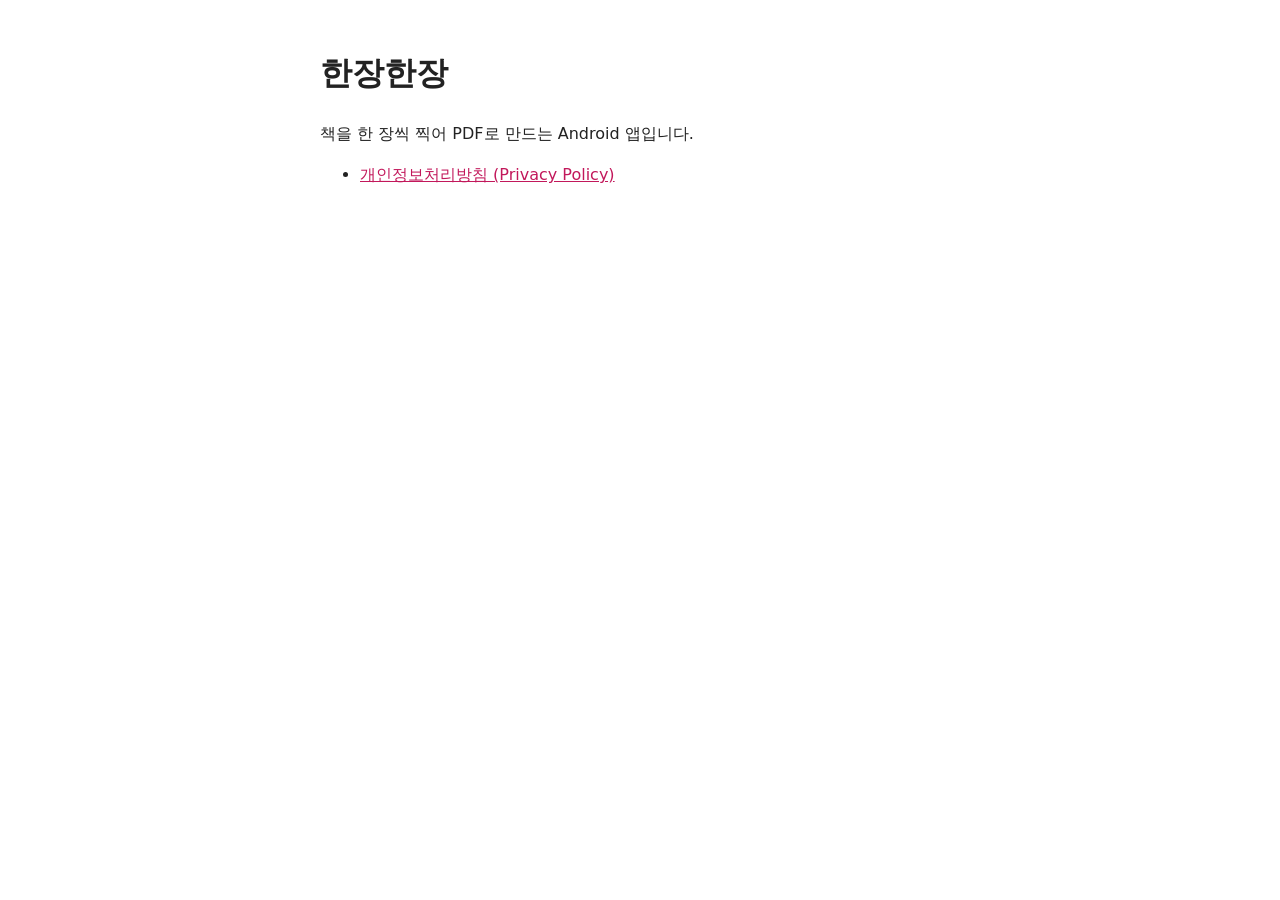
<file: index.html>
<!doctype html>
<html lang="ko">
<head>
<meta charset="utf-8">
<meta name="viewport" content="width=device-width, initial-scale=1">
<title>한장한장</title>
<style>body{font-family:system-ui,sans-serif;max-width:640px;margin:48px auto;padding:0 16px;line-height:1.6;color:#222;background:#fff}a{color:#c2185b}</style>
</head>
<body>
<h1>한장한장</h1>
<p>책을 한 장씩 찍어 PDF로 만드는 Android 앱입니다.</p>
<ul><li><a href="privacy/">개인정보처리방침 (Privacy Policy)</a></li></ul>
</body>
</html>
</file>
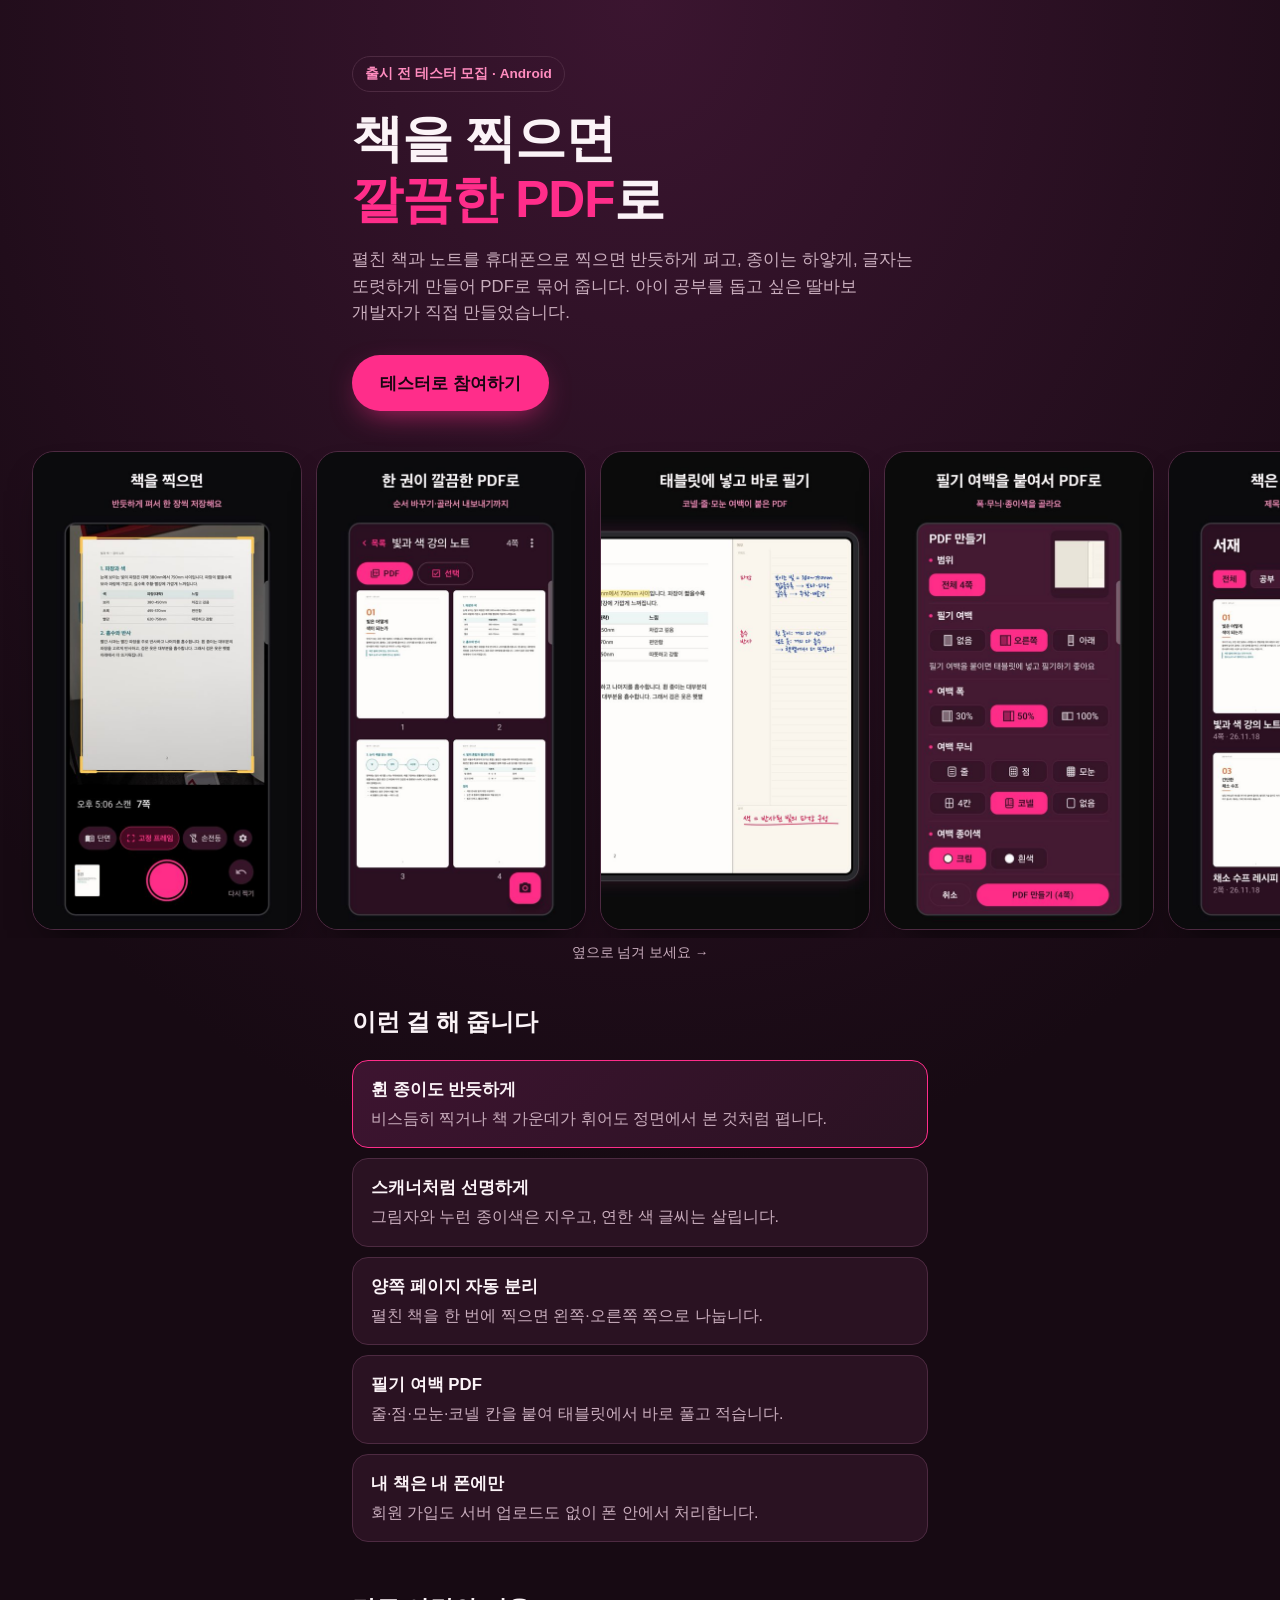
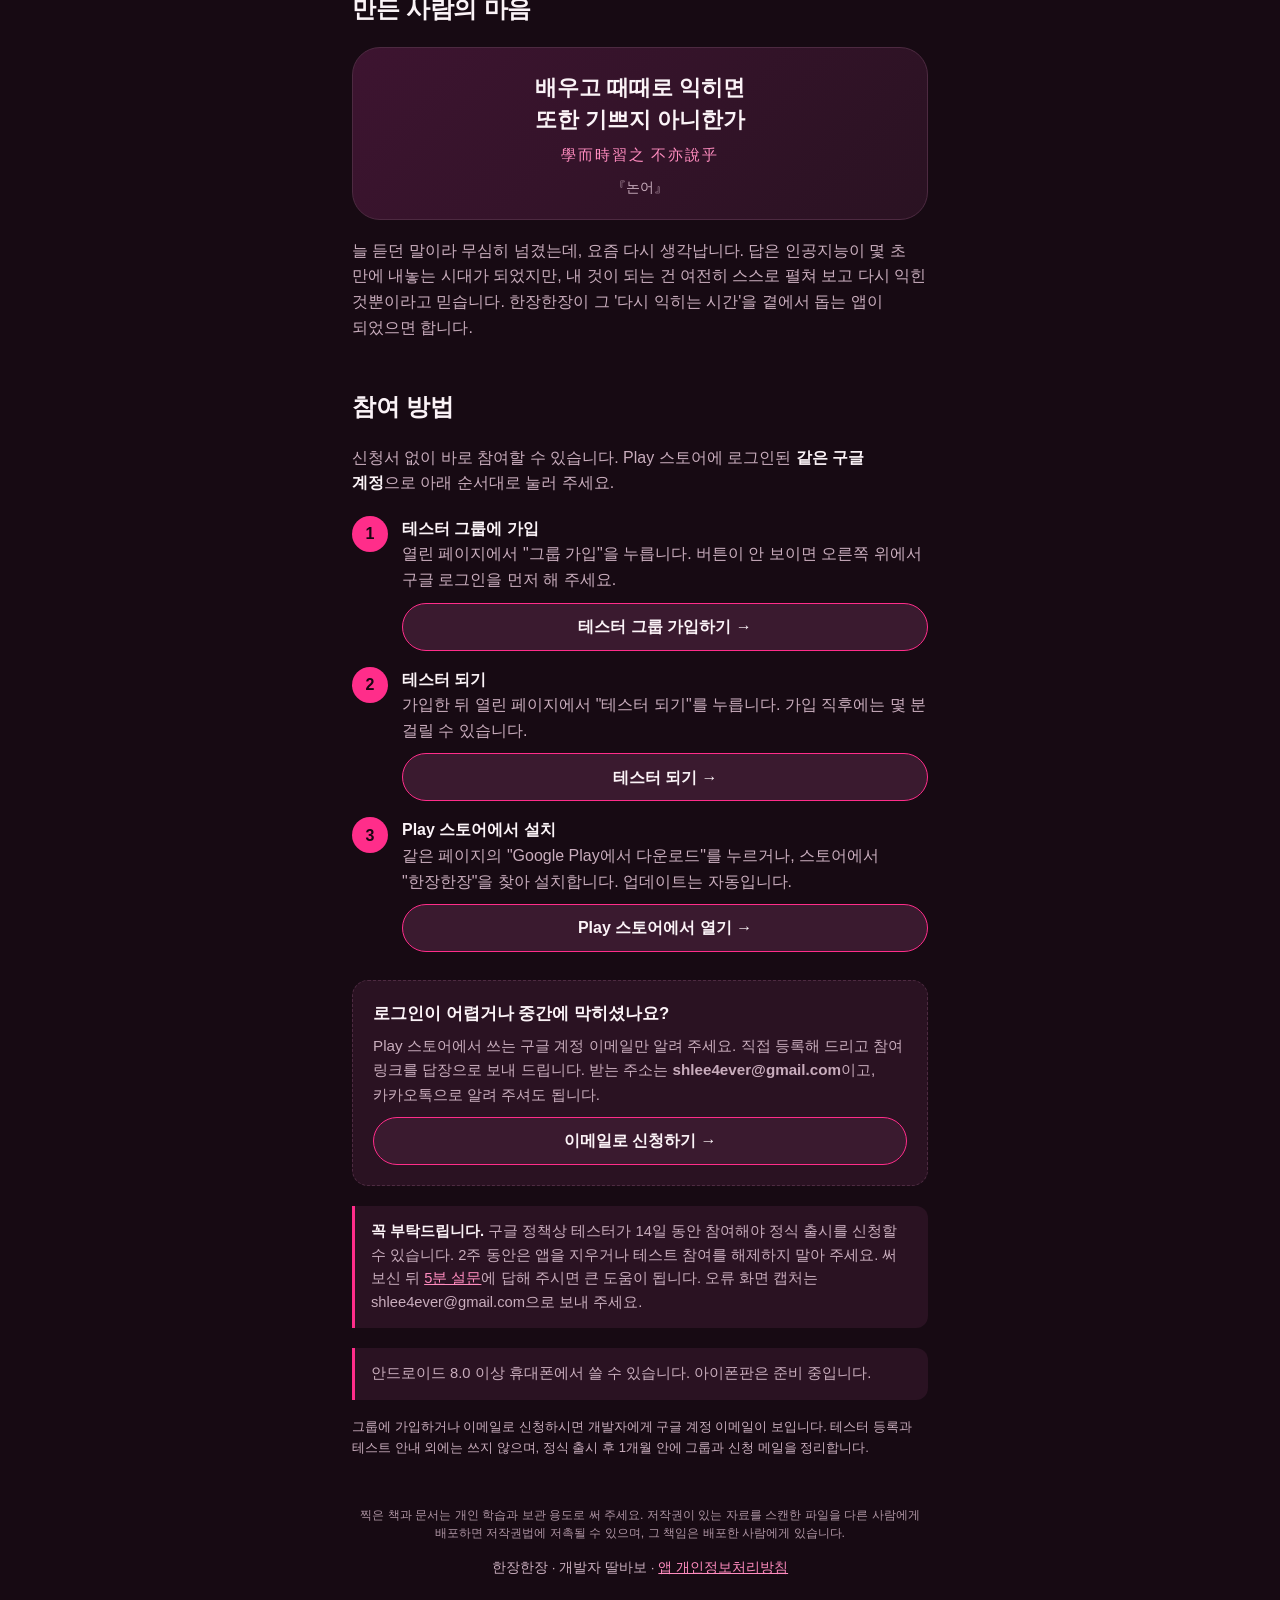
<file: beta/index.html>
<!doctype html>
<html lang="ko">
<head>
<meta charset="utf-8">
<meta name="viewport" content="width=device-width, initial-scale=1, viewport-fit=cover">
<meta http-equiv="Content-Security-Policy" content="default-src 'self'; img-src 'self'; style-src 'self'; script-src 'none'; connect-src 'none'; form-action 'none'; base-uri 'self'; object-src 'none'">
<meta name="referrer" content="strict-origin-when-cross-origin">
<title>한장한장 테스터 모집</title>
<meta name="description" content="책과 노트를 찍어 깔끔한 PDF로. 출시 전 2주 동안 먼저 써 봐 주실 분을 모십니다.">
<meta property="og:title" content="한장한장 테스터 모집">
<meta property="og:description" content="책과 노트를 찍어 깔끔한 PDF로. 출시 전 2주 동안 먼저 써 봐 주세요.">
<meta property="og:image" content="https://hanjanghanjang.github.io/beta/img/01-capture.jpg">
<meta property="og:type" content="website">
<link rel="stylesheet" href="style.css">
</head>
<body>
<header class="hero">
  <p class="eyebrow">출시 전 테스터 모집 · Android</p>
  <h1>책을 찍으면<br><span>깔끔한 PDF</span>로</h1>
  <p class="lead">펼친 책과 노트를 휴대폰으로 찍으면 반듯하게 펴고, 종이는 하얗게, 글자는 또렷하게 만들어 PDF로 묶어 줍니다. 아이 공부를 돕고 싶은 딸바보 개발자가 직접 만들었습니다.</p>
  <a class="cta" href="#join">테스터로 참여하기</a>
</header>

<main>
  <section class="shots" aria-label="앱 화면">
    <figure><img src="img/01-capture.jpg" width="540" height="960" alt="책 외곽을 잡아 찍는 촬영 화면" loading="eager"></figure>
    <figure><img src="img/02-book.jpg" width="540" height="960" alt="찍은 쪽이 모인 책 화면과 PDF 버튼" loading="lazy"></figure>
    <figure><img src="img/05-margin-pdf.jpg" width="540" height="960" alt="필기 여백이 붙은 PDF에 태블릿으로 필기한 모습" loading="lazy"></figure>
    <figure><img src="img/04-margin-sheet.jpg" width="540" height="960" alt="필기 여백 폭·무늬·종이색을 고르는 화면" loading="lazy"></figure>
    <figure><img src="img/03-library.jpg" width="540" height="960" alt="폴더로 정리한 서재 화면" loading="lazy"></figure>
  </section>
  <p class="swipe-hint">옆으로 넘겨 보세요 →</p>

  <section class="features" aria-labelledby="features-title">
    <h2 id="features-title">이런 걸 해 줍니다</h2>
    <ul>
      <li><strong>휜 종이도 반듯하게</strong>비스듬히 찍거나 책 가운데가 휘어도 정면에서 본 것처럼 폅니다.</li>
      <li><strong>스캐너처럼 선명하게</strong>그림자와 누런 종이색은 지우고, 연한 색 글씨는 살립니다.</li>
      <li><strong>양쪽 페이지 자동 분리</strong>펼친 책을 한 번에 찍으면 왼쪽·오른쪽 쪽으로 나눕니다.</li>
      <li><strong>필기 여백 PDF</strong>줄·점·모눈·코넬 칸을 붙여 태블릿에서 바로 풀고 적습니다.</li>
      <li><strong>내 책은 내 폰에만</strong>회원 가입도 서버 업로드도 없이 폰 안에서 처리합니다.</li>
    </ul>
  </section>

  <section class="maker-note" aria-labelledby="maker-note-title">
    <h2 id="maker-note-title">만든 사람의 마음</h2>
    <figure>
      <blockquote>
        <p>배우고 때때로 익히면<br>또한 기쁘지 아니한가</p>
        <p class="hanja" lang="zh-Hant">學而時習之 不亦說乎</p>
      </blockquote>
      <figcaption>『논어』</figcaption>
    </figure>
    <p>늘 듣던 말이라 무심히 넘겼는데, 요즘 다시 생각납니다. 답은 인공지능이 몇 초 만에 내놓는 시대가 되었지만, 내 것이 되는 건 여전히 스스로 펼쳐 보고 다시 익힌 것뿐이라고 믿습니다. 한장한장이 그 '다시 익히는 시간'을 곁에서 돕는 앱이 되었으면 합니다.</p>
  </section>

  <section id="join" class="steps" aria-labelledby="steps-title">
    <h2 id="steps-title">참여 방법</h2>
    <p class="steps-lead">신청서 없이 바로 참여할 수 있습니다. Play 스토어에 로그인된 <strong>같은 구글 계정</strong>으로 아래 순서대로 눌러 주세요.</p>
    <ol>
      <li><span>1</span><div><strong>테스터 그룹에 가입</strong>열린 페이지에서 "그룹 가입"을 누릅니다. 버튼이 안 보이면 오른쪽 위에서 구글 로그인을 먼저 해 주세요.
        <a class="step-link" href="https://groups.google.com/g/hanjanghanjang-testers" target="_blank" rel="noopener">테스터 그룹 가입하기 →</a></div></li>
      <li><span>2</span><div><strong>테스터 되기</strong>가입한 뒤 열린 페이지에서 "테스터 되기"를 누릅니다. 가입 직후에는 몇 분 걸릴 수 있습니다.
        <a class="step-link" href="https://play.google.com/apps/testing/com.hanjanghanjang" target="_blank" rel="noopener">테스터 되기 →</a></div></li>
      <li><span>3</span><div><strong>Play 스토어에서 설치</strong>같은 페이지의 "Google Play에서 다운로드"를 누르거나, 스토어에서 "한장한장"을 찾아 설치합니다. 업데이트는 자동입니다.
        <a class="step-link" href="https://play.google.com/store/apps/details?id=com.hanjanghanjang" target="_blank" rel="noopener">Play 스토어에서 열기 →</a></div></li>
    </ol>
    <aside class="fallback" aria-labelledby="fallback-title">
      <h3 id="fallback-title">로그인이 어렵거나 중간에 막히셨나요?</h3>
      <p>Play 스토어에서 쓰는 구글 계정 이메일만 알려 주세요. 직접 등록해 드리고 참여 링크를 답장으로 보내 드립니다. 받는 주소는 <strong>shlee4ever@gmail.com</strong>이고, 카카오톡으로 알려 주셔도 됩니다.</p>
      <a class="step-link" href="mailto:shlee4ever@gmail.com?subject=%ED%95%9C%EC%9E%A5%ED%95%9C%EC%9E%A5%20%ED%85%8C%EC%8A%A4%ED%84%B0%20%EC%8B%A0%EC%B2%AD&amp;body=Play%20%EC%8A%A4%ED%86%A0%EC%96%B4%EC%97%90%EC%84%9C%20%EC%93%B0%EB%8A%94%20%EA%B5%AC%EA%B8%80%20%EA%B3%84%EC%A0%95%20%EC%9D%B4%EB%A9%94%EC%9D%BC%3A%20%0A%0A%28%EC%9C%84%20%EC%A4%84%EC%97%90%20%EC%9D%B4%EB%A9%94%EC%9D%BC%EC%9D%84%20%EC%A0%81%EC%96%B4%20%EB%B3%B4%EB%82%B4%20%EC%A3%BC%EC%8B%9C%EB%A9%B4%20%EB%93%B1%EB%A1%9D%ED%95%9C%20%EB%92%A4%20%EC%B0%B8%EC%97%AC%20%EB%A7%81%ED%81%AC%EB%A5%BC%20%EB%8B%B5%EC%9E%A5%EC%9C%BC%EB%A1%9C%20%EB%B3%B4%EB%82%B4%20%EB%93%9C%EB%A6%BD%EB%8B%88%EB%8B%A4.%29">이메일로 신청하기 →</a>
    </aside>
    <p class="note"><strong>꼭 부탁드립니다.</strong> 구글 정책상 테스터가 14일 동안 참여해야 정식 출시를 신청할 수 있습니다. 2주 동안은 앱을 지우거나 테스트 참여를 해제하지 말아 주세요. 써 보신 뒤 <a href="https://docs.google.com/forms/d/e/1FAIpQLSco0LIi3ekge6-wwuZd_77YO16wgOP8baXhNtGVgB4tF58TmA/viewform" target="_blank" rel="noopener">5분 설문</a>에 답해 주시면 큰 도움이 됩니다. 오류 화면 캡처는 shlee4ever@gmail.com으로 보내 주세요.</p>
    <p class="note">안드로이드 8.0 이상 휴대폰에서 쓸 수 있습니다. 아이폰판은 준비 중입니다.</p>
    <p class="fineprint">그룹에 가입하거나 이메일로 신청하시면 개발자에게 구글 계정 이메일이 보입니다. 테스터 등록과 테스트 안내 외에는 쓰지 않으며, 정식 출시 후 1개월 안에 그룹과 신청 메일을 정리합니다.</p>
  </section>
</main>

<footer>
  <p class="copyright-note">찍은 책과 문서는 개인 학습과 보관 용도로 써 주세요. 저작권이 있는 자료를 스캔한 파일을 다른 사람에게 배포하면 저작권법에 저촉될 수 있으며, 그 책임은 배포한 사람에게 있습니다.</p>
  <p>한장한장 · 개발자 딸바보 · <a href="../privacy/">앱 개인정보처리방침</a></p>
</footer>
</body>
</html>
</file>
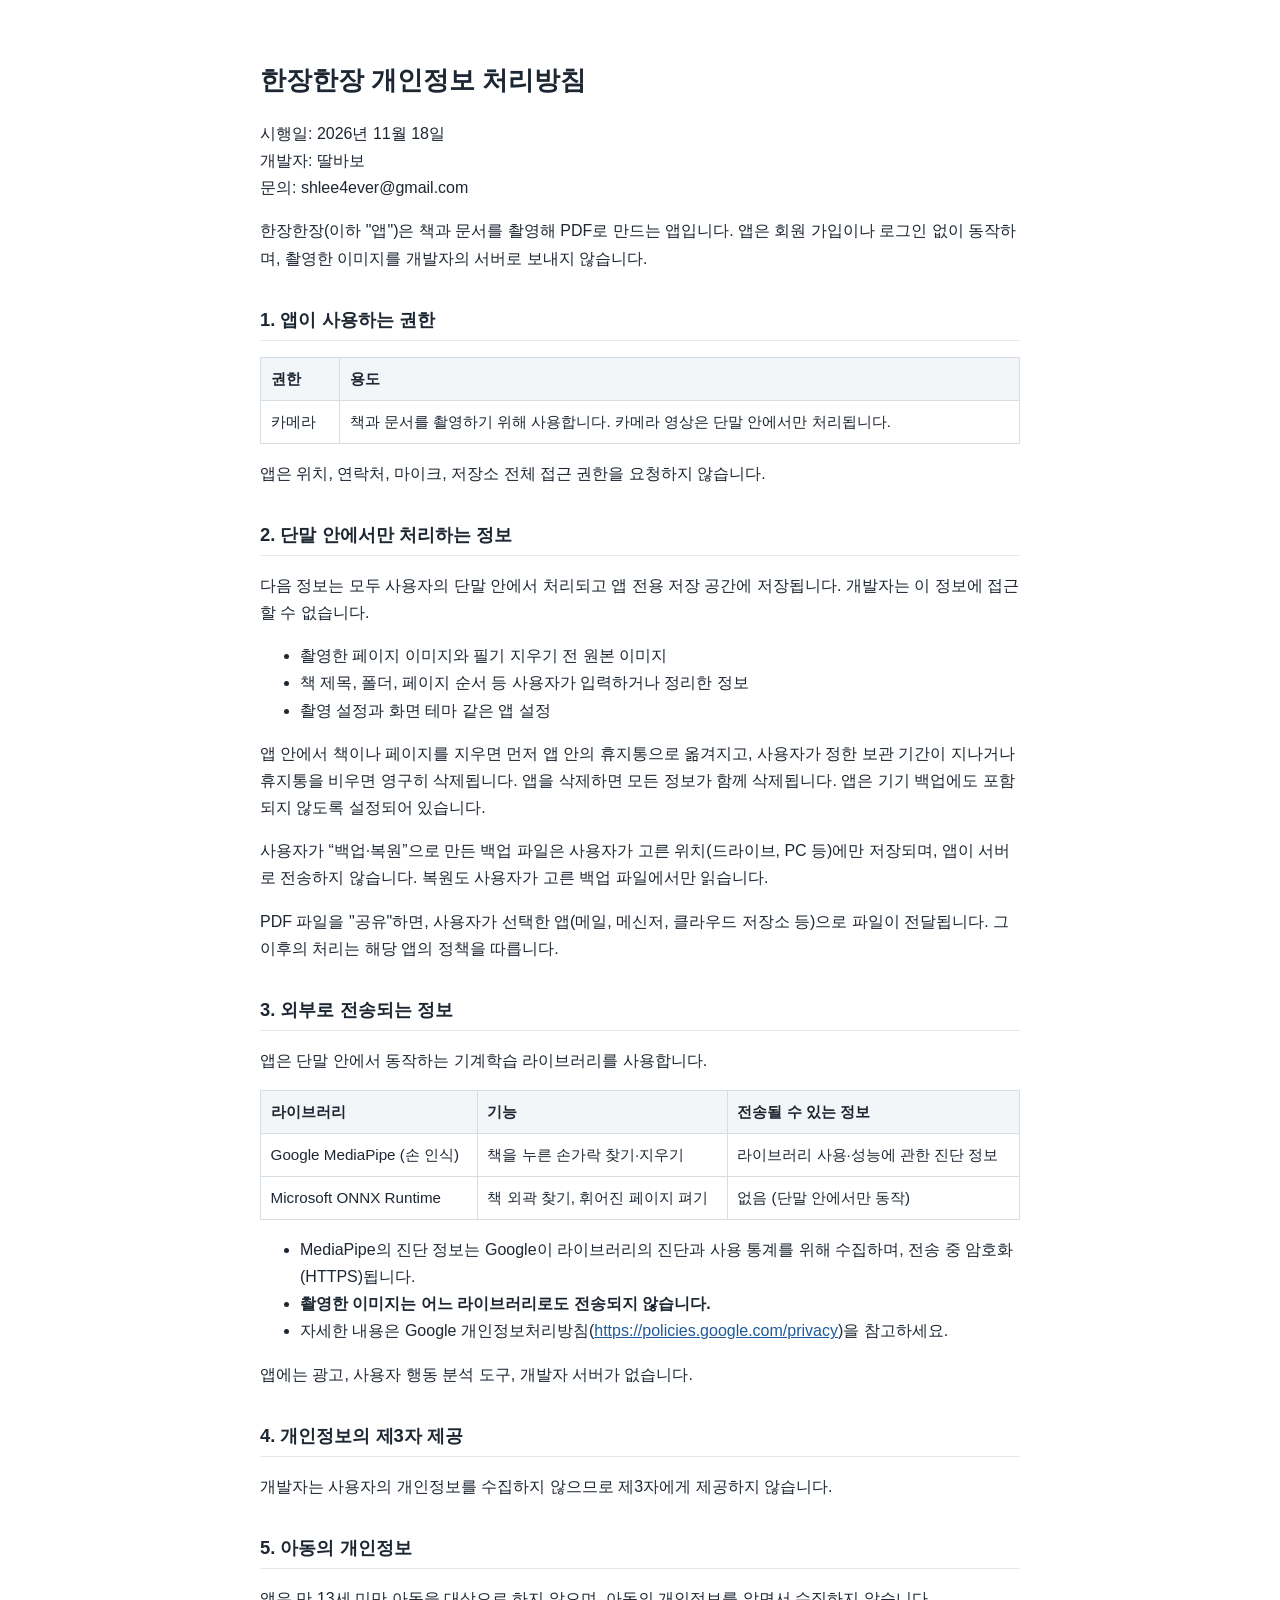
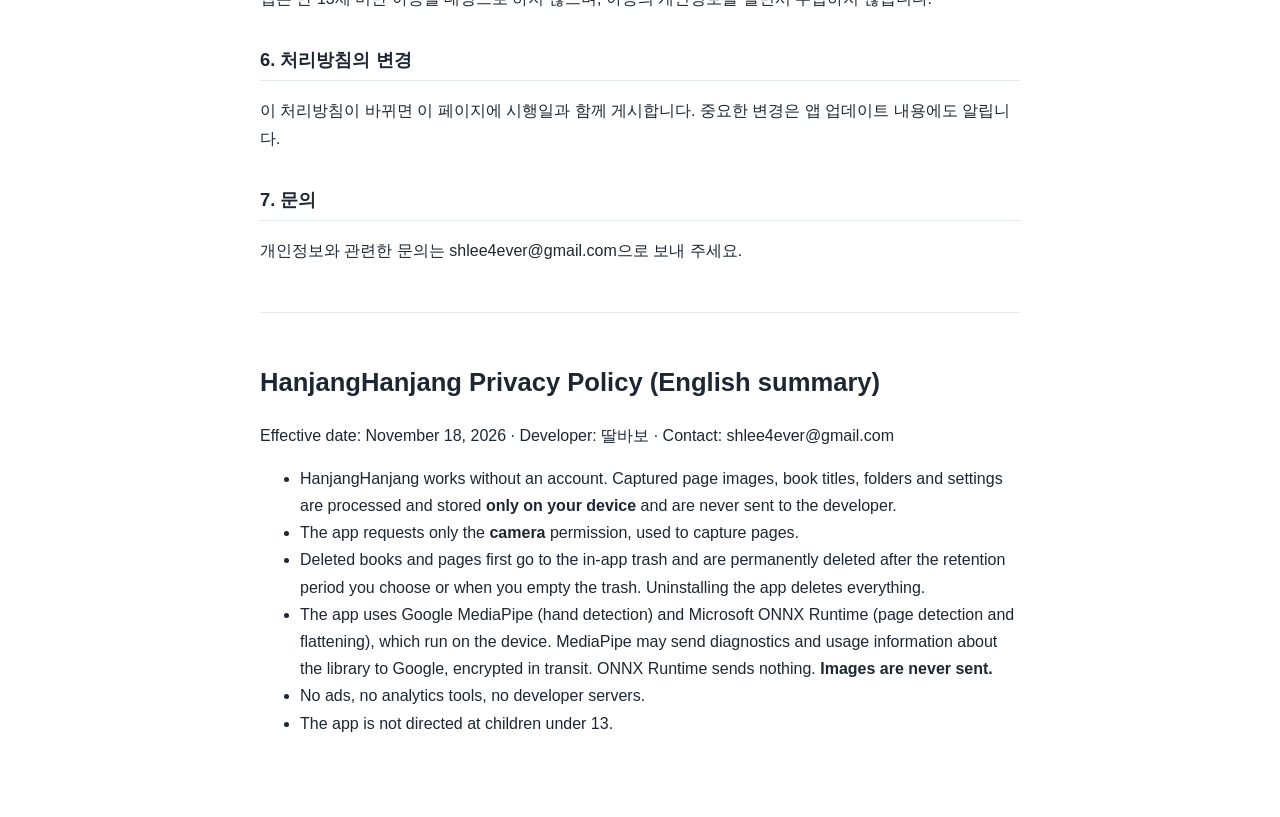
<file: privacy/index.html>
<!DOCTYPE html>
<html lang="ko">
<head>
<meta charset="utf-8">
<meta name="viewport" content="width=device-width, initial-scale=1">
<title>한장한장 개인정보 처리방침</title>
<style>
  body { font-family: -apple-system, "Apple SD Gothic Neo", "Noto Sans KR", sans-serif; max-width: 760px; margin: 0 auto; padding: 24px 20px 64px; line-height: 1.7; color: #1d2733; }
  h1 { font-size: 1.6rem; margin-top: 2.2rem; }
  h2 { font-size: 1.15rem; margin-top: 2rem; border-bottom: 1px solid #e3e8ee; padding-bottom: .3rem; }
  table { border-collapse: collapse; width: 100%; margin: 1rem 0; font-size: .95rem; }
  th, td { border: 1px solid #d6dde5; padding: .5rem .6rem; text-align: left; vertical-align: top; }
  th { background: #f3f6f9; }
  a { color: #1e5a9a; word-break: break-all; }
  hr { margin: 3rem 0; border: 0; border-top: 1px solid #e3e8ee; }
</style>
</head>
<body>
<!-- privacy-policy.md 에서 생성. 내용을 고칠 때는 md를 고친 뒤 다시 생성하거나 둘 다 고치세요. -->
<h1>한장한장 개인정보 처리방침</h1>
<p>시행일: 2026년 11월 18일<br>
개발자: 딸바보<br>
문의: shlee4ever@gmail.com</p>
<p>한장한장(이하 "앱")은 책과 문서를 촬영해 PDF로 만드는 앱입니다. 앱은 회원 가입이나 로그인 없이 동작하며, 촬영한 이미지를 개발자의 서버로 보내지 않습니다.</p>
<h2>1. 앱이 사용하는 권한</h2>
<table>
<thead>
<tr>
<th>권한</th>
<th>용도</th>
</tr>
</thead>
<tbody>
<tr>
<td>카메라</td>
<td>책과 문서를 촬영하기 위해 사용합니다. 카메라 영상은 단말 안에서만 처리됩니다.</td>
</tr>
</tbody>
</table>
<p>앱은 위치, 연락처, 마이크, 저장소 전체 접근 권한을 요청하지 않습니다.</p>
<h2>2. 단말 안에서만 처리하는 정보</h2>
<p>다음 정보는 모두 사용자의 단말 안에서 처리되고 앱 전용 저장 공간에 저장됩니다. 개발자는 이 정보에 접근할 수 없습니다.</p>
<ul>
<li>촬영한 페이지 이미지와 필기 지우기 전 원본 이미지</li>
<li>책 제목, 폴더, 페이지 순서 등 사용자가 입력하거나 정리한 정보</li>
<li>촬영 설정과 화면 테마 같은 앱 설정</li>
</ul>
<p>앱 안에서 책이나 페이지를 지우면 먼저 앱 안의 휴지통으로 옮겨지고, 사용자가 정한 보관 기간이 지나거나 휴지통을 비우면 영구히 삭제됩니다. 앱을 삭제하면 모든 정보가 함께 삭제됩니다. 앱은 기기 백업에도 포함되지 않도록 설정되어 있습니다.</p>
<p>사용자가 &ldquo;백업·복원&rdquo;으로 만든 백업 파일은 사용자가 고른 위치(드라이브, PC 등)에만 저장되며, 앱이 서버로 전송하지 않습니다. 복원도 사용자가 고른 백업 파일에서만 읽습니다.</p>
<p>PDF 파일을 "공유"하면, 사용자가 선택한 앱(메일, 메신저, 클라우드 저장소 등)으로 파일이 전달됩니다. 그 이후의 처리는 해당 앱의 정책을 따릅니다.</p>
<h2>3. 외부로 전송되는 정보</h2>
<p>앱은 단말 안에서 동작하는 기계학습 라이브러리를 사용합니다.</p>
<table>
<thead>
<tr>
<th>라이브러리</th>
<th>기능</th>
<th>전송될 수 있는 정보</th>
</tr>
</thead>
<tbody>
<tr>
<td>Google MediaPipe (손 인식)</td>
<td>책을 누른 손가락 찾기·지우기</td>
<td>라이브러리 사용·성능에 관한 진단 정보</td>
</tr>
<tr>
<td>Microsoft ONNX Runtime</td>
<td>책 외곽 찾기, 휘어진 페이지 펴기</td>
<td>없음 (단말 안에서만 동작)</td>
</tr>
</tbody>
</table>
<ul>
<li>MediaPipe의 진단 정보는 Google이 라이브러리의 진단과 사용 통계를 위해 수집하며, 전송 중 암호화(HTTPS)됩니다.</li>
<li><strong>촬영한 이미지는 어느 라이브러리로도 전송되지 않습니다.</strong></li>
<li>자세한 내용은 Google 개인정보처리방침(<a href="https://policies.google.com/privacy">https://policies.google.com/privacy</a>)을 참고하세요.</li>
</ul>
<p>앱에는 광고, 사용자 행동 분석 도구, 개발자 서버가 없습니다.</p>
<h2>4. 개인정보의 제3자 제공</h2>
<p>개발자는 사용자의 개인정보를 수집하지 않으므로 제3자에게 제공하지 않습니다.</p>
<h2>5. 아동의 개인정보</h2>
<p>앱은 만 13세 미만 아동을 대상으로 하지 않으며, 아동의 개인정보를 알면서 수집하지 않습니다.</p>
<h2>6. 처리방침의 변경</h2>
<p>이 처리방침이 바뀌면 이 페이지에 시행일과 함께 게시합니다. 중요한 변경은 앱 업데이트 내용에도 알립니다.</p>
<h2>7. 문의</h2>
<p>개인정보와 관련한 문의는 shlee4ever@gmail.com으로 보내 주세요.</p>
<hr>
<h1>HanjangHanjang Privacy Policy (English summary)</h1>
<p>Effective date: November 18, 2026 · Developer: 딸바보 · Contact: shlee4ever@gmail.com</p>
<ul>
<li>HanjangHanjang works without an account. Captured page images, book titles, folders and settings are processed and stored <strong>only on your device</strong> and are never sent to the developer.</li>
<li>The app requests only the <strong>camera</strong> permission, used to capture pages.</li>
<li>Deleted books and pages first go to the in-app trash and are permanently deleted after the retention period you choose or when you empty the trash. Uninstalling the app deletes everything.</li>
<li>The app uses Google MediaPipe (hand detection) and Microsoft ONNX Runtime (page detection and flattening), which run on the device. MediaPipe may send diagnostics and usage information about the library to Google, encrypted in transit. ONNX Runtime sends nothing. <strong>Images are never sent.</strong></li>
<li>No ads, no analytics tools, no developer servers.</li>
<li>The app is not directed at children under 13.</li>
</ul>
</body>
</html>
</file>
<file: beta/style.css>
/* 한장한장 테스터 모집 페이지. 앱과 같은 자두색 바탕에 분홍 강조색. */
:root {
  --bg: #170a13;
  --surface: #2a1222;
  --surface-2: #3a1a2f;
  --line: #4d2a41;
  --text: #fbf3f7;
  --muted: #c9adbd;
  --accent: #ff2d8a;
  --accent-soft: #ff8cbf;
  --radius-lg: 28px;
  --radius-md: 16px;
  --gutter: clamp(16px, 5vw, 32px);
  --font: -apple-system, BlinkMacSystemFont, "Apple SD Gothic Neo", "Noto Sans KR", "Malgun Gothic", sans-serif;
  --ease: cubic-bezier(0.16, 1, 0.3, 1);
}

* { box-sizing: border-box; }
html { -webkit-text-size-adjust: 100%; scroll-behavior: smooth; }
body {
  margin: 0;
  background: radial-gradient(120% 60% at 50% 0%, #3b1530 0%, var(--bg) 60%) no-repeat, var(--bg);
  color: var(--text);
  font-family: var(--font);
  line-height: 1.6;
  word-break: keep-all;
}
a { color: var(--accent-soft); }

.hero { padding: 56px var(--gutter) 24px; max-width: 640px; margin: 0 auto; }
.eyebrow {
  display: inline-block; margin: 0 0 16px; padding: 6px 12px;
  border: 1px solid var(--line); border-radius: 999px;
  color: var(--accent-soft); font-size: 0.85rem; font-weight: 600;
}
h1 { margin: 0 0 16px; font-size: clamp(2.2rem, 1.4rem + 4vw, 3.2rem); line-height: 1.2; letter-spacing: -0.02em; }
h1 span { color: var(--accent); }
.lead { margin: 0 0 28px; color: var(--muted); font-size: 1.05rem; }
.cta {
  display: inline-flex; align-items: center; justify-content: center;
  min-height: 56px; padding: 0 28px; border: 0; border-radius: 999px;
  background: var(--accent); color: #1a0612; font: 700 1.05rem var(--font);
  text-decoration: none; cursor: pointer;
  box-shadow: 0 10px 30px -10px rgba(255, 45, 138, 0.7);
  transition: transform 150ms var(--ease), box-shadow 150ms var(--ease), opacity 150ms;
}
.cta:hover { transform: translateY(-2px); box-shadow: 0 14px 34px -10px rgba(255, 45, 138, 0.85); }
.cta:active { transform: translateY(0); }
.cta:focus-visible, .step-link:focus-visible { outline: 3px solid var(--accent-soft); outline-offset: 3px; }

/* 화면 모음: 옆으로 넘기는 띠 */
.shots {
  display: flex; gap: 14px; overflow-x: auto; scroll-snap-type: x mandatory;
  padding: 16px var(--gutter) 8px; scrollbar-width: none;
}
.shots::-webkit-scrollbar { display: none; }
.shots figure { flex: 0 0 auto; width: min(62vw, 270px); margin: 0; scroll-snap-align: center; }
.shots img {
  display: block; width: 100%; height: auto; border-radius: 22px;
  border: 1px solid var(--line); box-shadow: 0 20px 40px -20px rgba(0, 0, 0, 0.8);
}
.swipe-hint { margin: 4px 0 0; text-align: center; color: var(--muted); font-size: 0.85rem; }

main section:not(.shots) { max-width: 640px; margin: 0 auto; padding: 40px var(--gutter) 8px; }
h2 { margin: 0 0 18px; font-size: 1.5rem; letter-spacing: -0.01em; }

.features ul { list-style: none; margin: 0; padding: 0; display: grid; gap: 10px; }
.features li {
  padding: 16px 18px; background: var(--surface); border: 1px solid var(--line);
  border-radius: var(--radius-md); color: var(--muted);
}
.features li strong { display: block; color: var(--text); font-size: 1.05rem; margin-bottom: 2px; }
.features li:first-child { border-color: var(--accent); background: linear-gradient(135deg, #3d1430, var(--surface)); }

.steps ol { list-style: none; margin: 0; padding: 0; display: grid; gap: 16px; }
.steps li { display: flex; gap: 14px; color: var(--muted); }
.steps li > span {
  flex: 0 0 36px; height: 36px; border-radius: 50%;
  display: grid; place-items: center; background: var(--accent); color: #1a0612; font-weight: 800;
}
.steps li strong { display: block; color: var(--text); }
.steps-lead { margin: 0 0 20px; color: var(--muted); }
.steps-lead strong { color: var(--text); }
.step-link {
  display: flex; align-items: center; justify-content: center; margin-top: 10px;
  min-height: 48px; padding: 0 20px; border-radius: 999px;
  background: var(--surface-2); border: 1px solid var(--accent);
  color: var(--text); font-weight: 700; text-decoration: none;
  transition: background 150ms var(--ease), transform 150ms var(--ease);
}
.step-link:hover { background: var(--accent); color: #1a0612; transform: translateY(-1px); }
.steps li > div { flex: 1; }
.note strong { color: var(--text); }
.fineprint { margin: 16px 0 0; color: var(--muted); font-size: 0.82rem; }
.note { margin: 20px 0 0; padding: 14px 16px; border-left: 3px solid var(--accent); background: var(--surface); border-radius: 0 12px 12px 0; color: var(--muted); font-size: 0.92rem; }

footer { max-width: 640px; margin: 0 auto; padding: 40px var(--gutter) 56px; color: var(--muted); font-size: 0.85rem; text-align: center; }

@media (prefers-reduced-motion: reduce) {
  html { scroll-behavior: auto; }
  .cta, .step-link { transition: none; }
}
.fallback { margin: 28px 0 0; padding: 20px; border: 1px dashed var(--line); border-radius: var(--radius-md); background: var(--surface); }
.fallback h3 { margin: 0 0 6px; font-size: 1.05rem; }
.fallback p { margin: 0; color: var(--muted); font-size: 0.95rem; }
.copyright-note { margin: 0 0 12px; font-size: 0.78rem; line-height: 1.5; opacity: 0.85; }

/* 만든 사람의 마음: 『논어』 인용 */
.maker-note figure {
  margin: 0 0 18px; padding: 24px 22px 20px; border-radius: var(--radius-lg);
  background: linear-gradient(135deg, #3d1430, var(--surface)); border: 1px solid var(--line);
  text-align: center;
}
.maker-note blockquote { margin: 0; }
.maker-note blockquote p { margin: 0; font-size: clamp(1.15rem, 1rem + 1vw, 1.35rem); font-weight: 700; line-height: 1.5; }
.maker-note blockquote .hanja { margin-top: 8px; color: var(--accent-soft); font-size: 0.95rem; font-weight: 500; letter-spacing: 0.12em; }
.maker-note figcaption { margin-top: 10px; color: var(--muted); font-size: 0.85rem; }
.maker-note > p { margin: 0; color: var(--muted); }
</file>
